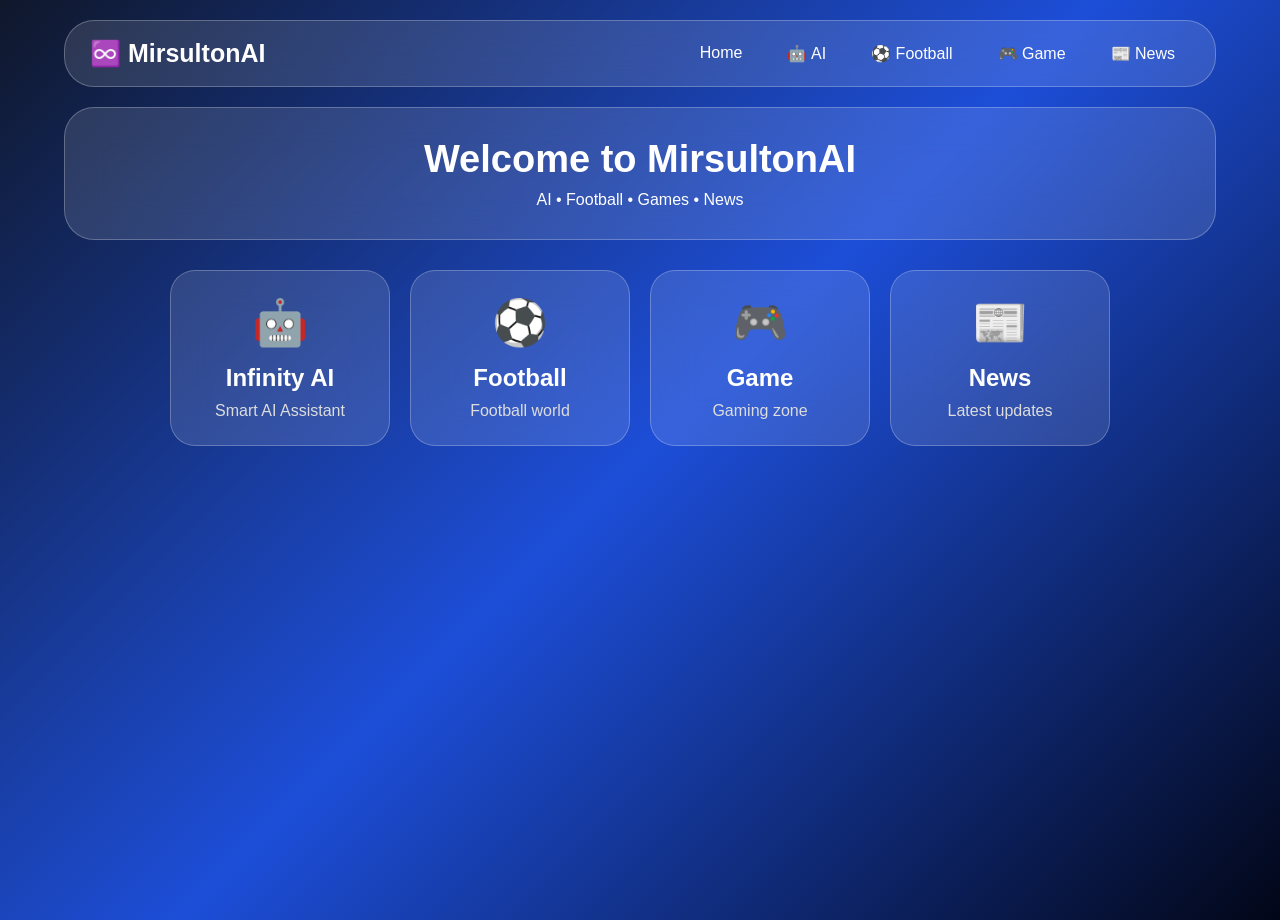
<file: index.html>
<!DOCTYPE html>
<html lang="uz">

<head>

<meta charset="UTF-8">
<meta name="viewport" content="width=device-width, initial-scale=1.0">

<title>MirsultonAI</title>

<link rel="stylesheet" href="style.css">

</head>


<body>


<header class="glass-header">

<div class="logo">
♾️ MirsultonAI
</div>


<nav>
<a href="index.html">Home</a>
<a href="ai.html">🤖 AI</a>
<a href="football.html">⚽ Football</a>
<a href="game.html">🎮 Game</a>
<a href="news.html">📰 News</a>
</nav>

</header>




<section class="hero">



<div class="glass-box">

<h1>
Welcome to MirsultonAI
</h1>

<p>
AI • Football • Games • News
</p>

</div>





<div class="cards">



<div class="card">

<div class="icon">
🤖
</div>

<h2>
Infinity AI
</h2>

<p>
Smart AI Assistant
</p>

</div>




<div class="card">

<div class="icon">
⚽
</div>

<h2>
Football
</h2>

<p>
Football world
</p>

</div>





<div class="card">

<div class="icon">
🎮
</div>

<h2>
Game
</h2>

<p>
Gaming zone
</p>

</div>





<div class="card">

<div class="icon">
📰
</div>

<h2>
News
</h2>

<p>
Latest updates
</p>

</div>



</div>




</section>



<script src="script.js"></script>


</body>

</html>
</file>
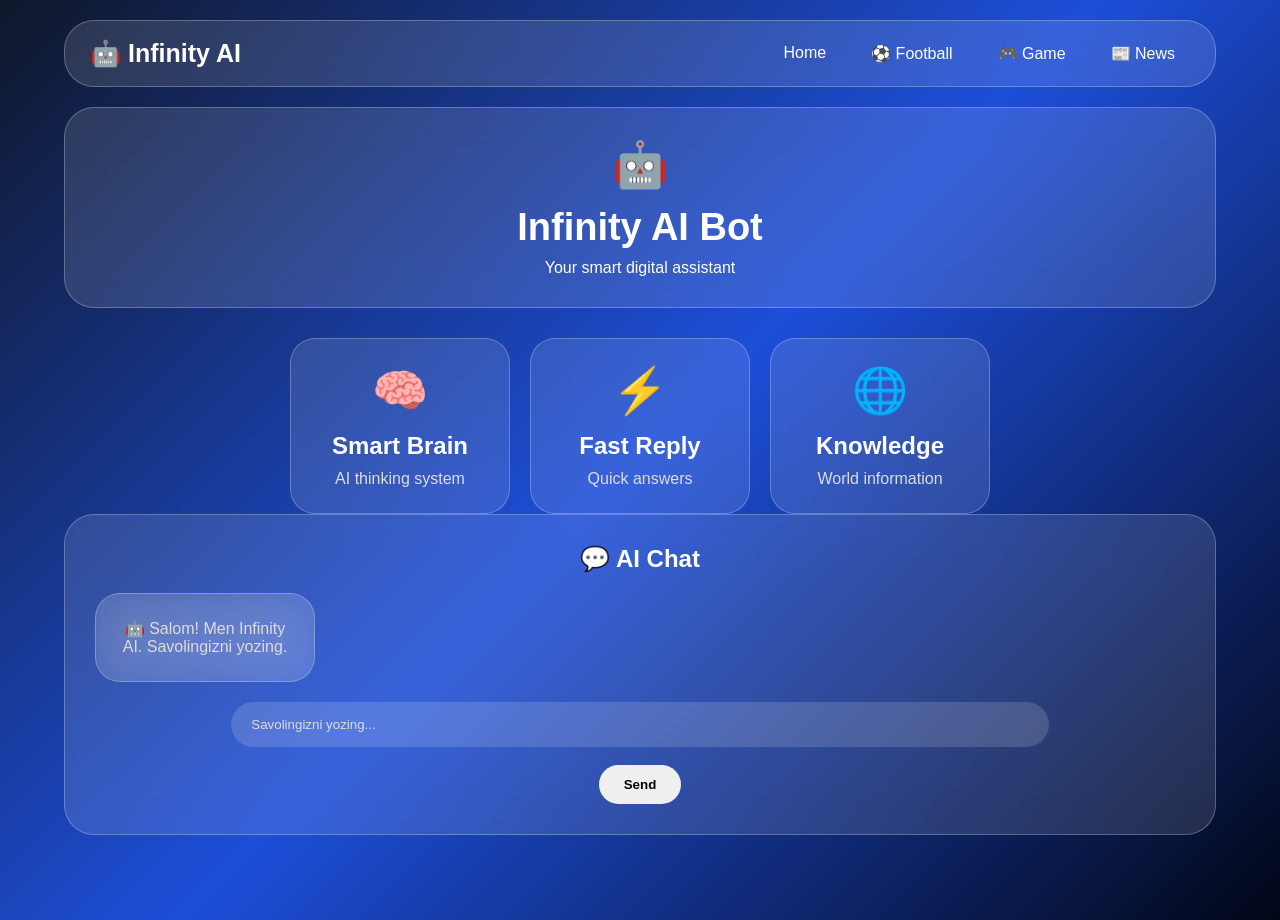
<file: ai.html>
<!DOCTYPE html>
<html lang="uz">

<head>

<meta charset="UTF-8">
<meta name="viewport" content="width=device-width, initial-scale=1.0">

<title>Infinity AI</title>

<link rel="stylesheet" href="style.css">
<link rel="stylesheet" href="ai.css">

</head>


<body>


<header class="glass-header">

<div class="logo">
🤖 Infinity AI
</div>


<nav>

<a href="index.html">Home</a>
<a href="football.html">⚽ Football</a>
<a href="game.html">🎮 Game</a>
<a href="news.html">📰 News</a>

</nav>

</header>



<section class="hero">



<div class="glass-box">

<div class="icon">
🤖
</div>

<h1>
Infinity AI Bot
</h1>

<p>
Your smart digital assistant
</p>

</div>




<div class="cards">


<div class="card">

<div class="icon">
🧠
</div>

<h2>
Smart Brain
</h2>

<p>
AI thinking system
</p>

</div>



<div class="card">

<div class="icon">
⚡
</div>

<h2>
Fast Reply
</h2>

<p>
Quick answers
</p>

</div>



<div class="card">

<div class="icon">
🌐
</div>

<h2>
Knowledge
</h2>

<p>
World information
</p>

</div>


</div>





<div class="glass-box">


<h2>
💬 AI Chat
</h2>



<div id="chat">

<div class="card">

<p>
🤖 Salom! Men Infinity AI.
Savolingizni yozing.
</p>

</div>

</div>




<input 
id="userInput"
type="text"
placeholder="Savolingizni yozing..."
>


<br><br>


<button onclick="sendMessage()">
Send
</button>



</div>



</section>



<script src="ai.js"></script>


</body>

</html>
</file>
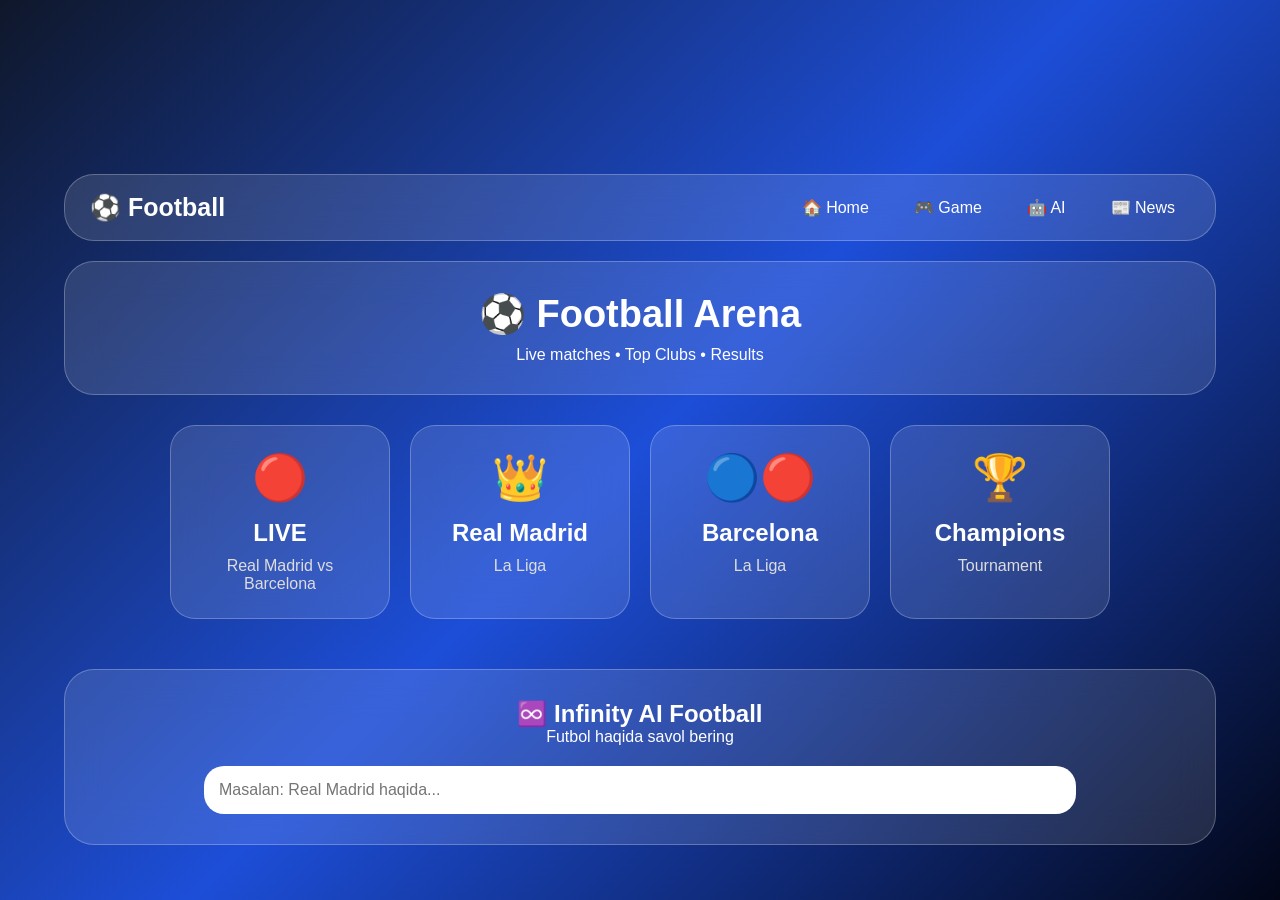
<file: football.html>
<!DOCTYPE html>
<html lang="uz">

<head>

<meta charset="UTF-8">
<meta name="viewport" content="width=device-width, initial-scale=1.0">

<title>Mirsulton AI - Football</title>

<link rel="stylesheet" href="style.css">

</head>


<body>


<canvas id="snow"></canvas>


<header class="glass-header">

<div class="logo">
⚽ Football
</div>


<nav>

<a href="index.html">🏠 Home</a>
<a href="game.html">🎮 Game</a>
<a href="ai.html">🤖 AI</a>
<a href="news.html">📰 News</a>

</nav>

</header>



<section class="hero">


<div class="glass-box">

<h1>
⚽ Football Arena
</h1>


<p>
Live matches • Top Clubs • Results
</p>


</div>




<div class="cards">


<div class="card">

<div class="icon">
🔴
</div>

<h2>
LIVE
</h2>

<p>
Real Madrid vs Barcelona
</p>

</div>



<div class="card">

<div class="icon">
👑
</div>

<h2>
Real Madrid
</h2>

<p>
La Liga
</p>

</div>



<div class="card">

<div class="icon">
🔵🔴
</div>

<h2>
Barcelona
</h2>

<p>
La Liga
</p>

</div>



<div class="card">

<div class="icon">
🏆
</div>

<h2>
Champions
</h2>

<p>
Tournament
</p>

</div>


</div>




<div class="glass-box" style="margin-top:50px;">


<h2>
♾️ Infinity AI Football
</h2>


<p>
Futbol haqida savol bering
</p>


<input 
type="text"
placeholder="Masalan: Real Madrid haqida..."
style="
margin-top:20px;
padding:15px;
width:80%;
border-radius:20px;
border:none;
font-size:16px;
">


</div>



</section>



<script src="script.js"></script>


</body>

</html>
</file>
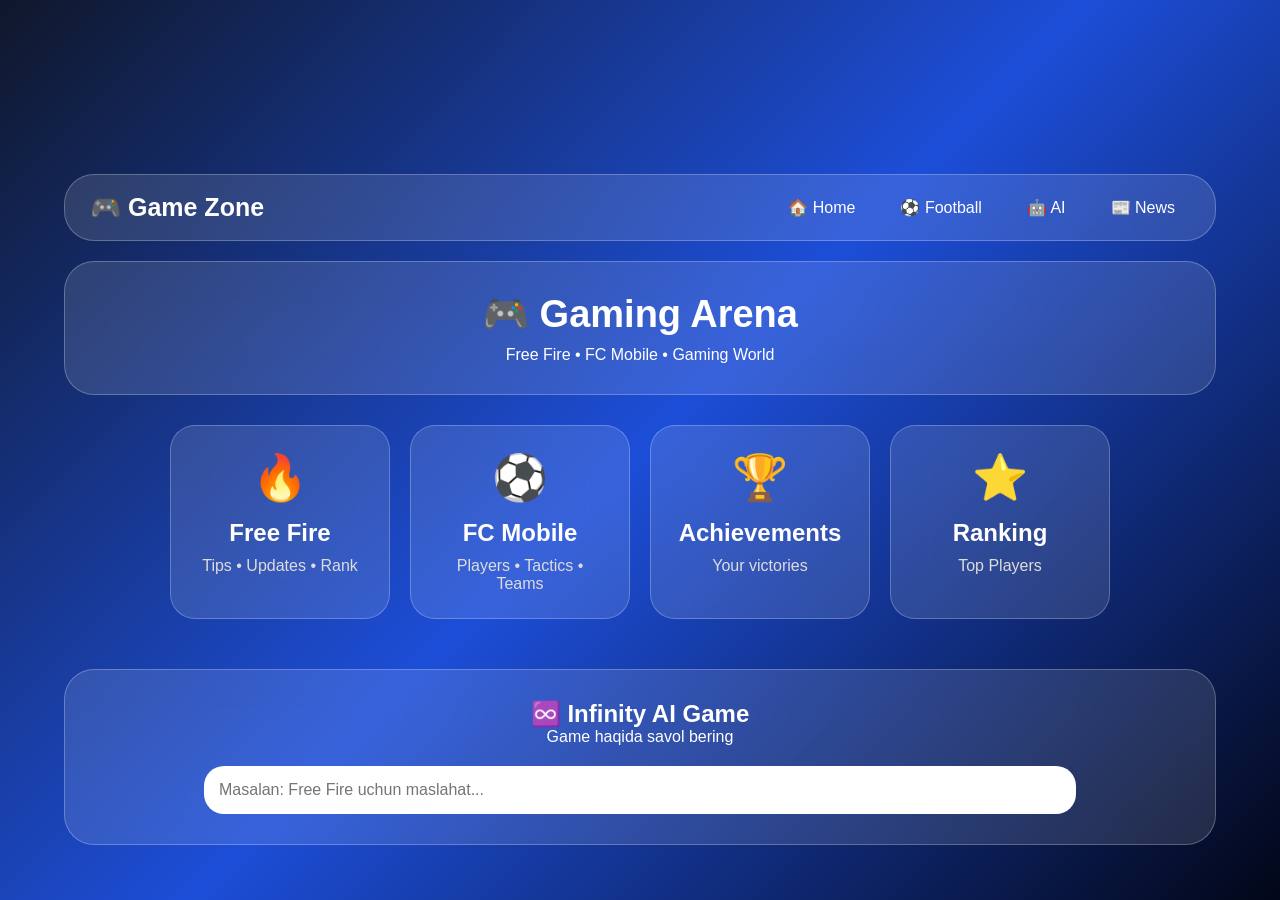
<file: game.html>
<!DOCTYPE html>
<html lang="uz">

<head>

<meta charset="UTF-8">
<meta name="viewport" content="width=device-width, initial-scale=1.0">

<title>Mirsulton AI - Game</title>

<link rel="stylesheet" href="style.css">

</head>


<body>


<canvas id="snow"></canvas>



<header class="glass-header">


<div class="logo">
🎮 Game Zone
</div>



<nav>

<a href="index.html">🏠 Home</a>
<a href="football.html">⚽ Football</a>
<a href="ai.html">🤖 AI</a>
<a href="news.html">📰 News</a>

</nav>


</header>




<section class="hero">



<div class="glass-box">


<h1>
🎮 Gaming Arena
</h1>


<p>
Free Fire • FC Mobile • Gaming World
</p>


</div>





<div class="cards">



<div class="card">


<div class="icon">
🔥
</div>


<h2>
Free Fire
</h2>


<p>
Tips • Updates • Rank
</p>


</div>





<div class="card">


<div class="icon">
⚽
</div>


<h2>
FC Mobile
</h2>


<p>
Players • Tactics • Teams
</p>


</div>





<div class="card">


<div class="icon">
🏆
</div>


<h2>
Achievements
</h2>


<p>
Your victories
</p>


</div>





<div class="card">


<div class="icon">
⭐
</div>


<h2>
Ranking
</h2>


<p>
Top Players
</p>


</div>




</div>






<div class="glass-box" style="margin-top:50px;">


<h2>
♾️ Infinity AI Game
</h2>


<p>
Game haqida savol bering
</p>



<input

type="text"

placeholder="Masalan: Free Fire uchun maslahat..."

style="
margin-top:20px;
padding:15px;
width:80%;
border-radius:20px;
border:none;
font-size:16px;
">


</div>



</section>



<script src="script.js"></script>


</body>

</html>
</file>
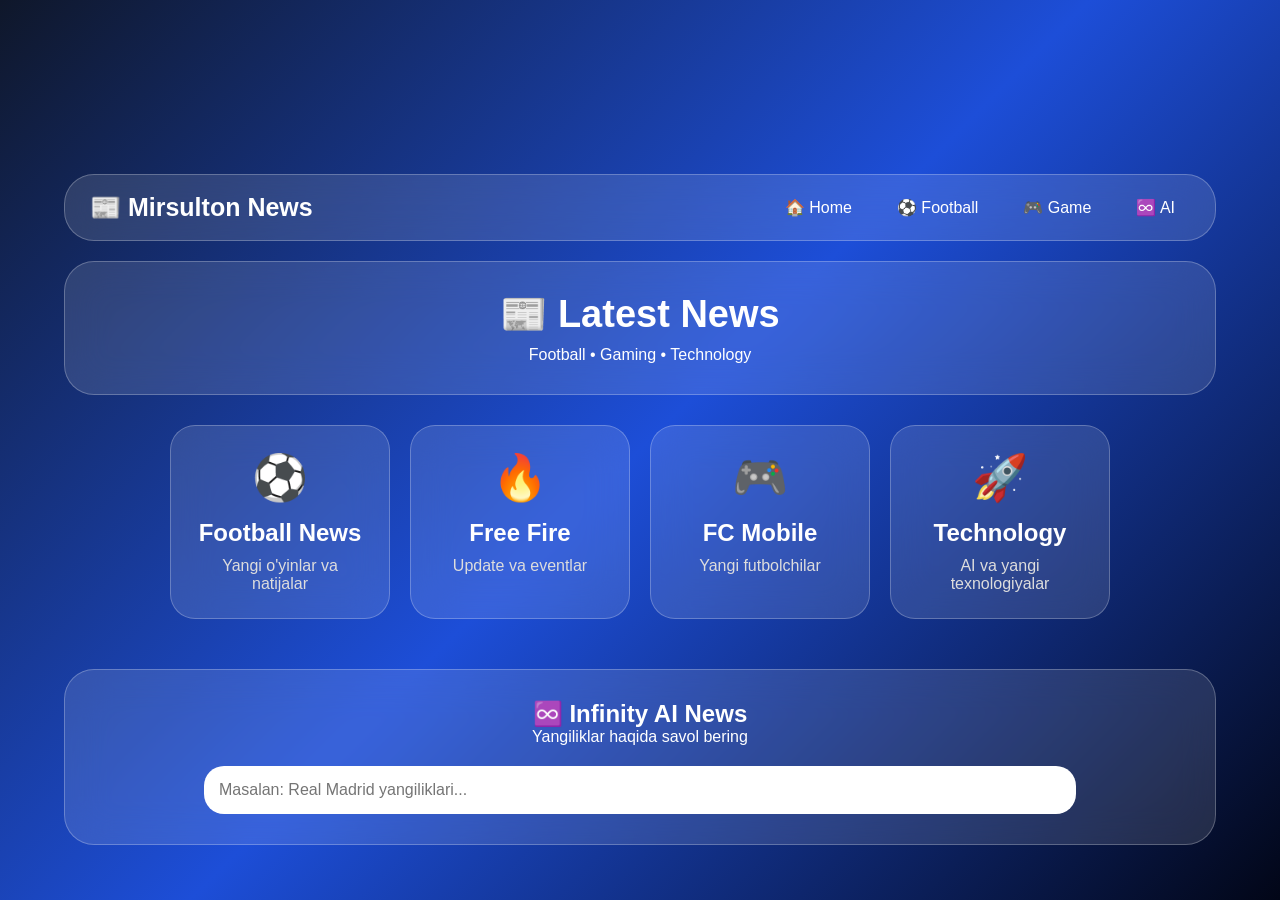
<file: news.html>
<!DOCTYPE html>
<html lang="uz">

<head>

<meta charset="UTF-8">
<meta name="viewport" content="width=device-width, initial-scale=1.0">

<title>Mirsulton AI - News</title>

<link rel="stylesheet" href="style.css">

</head>


<body>


<canvas id="snow"></canvas>



<header class="glass-header">


<div class="logo">
📰 Mirsulton News
</div>



<nav>

<a href="index.html">🏠 Home</a>
<a href="football.html">⚽ Football</a>
<a href="game.html">🎮 Game</a>
<a href="ai.html">♾️ AI</a>

</nav>


</header>






<section class="hero">



<div class="glass-box">


<h1>
📰 Latest News
</h1>


<p>
Football • Gaming • Technology
</p>


</div>







<div class="cards">



<div class="card">


<div class="icon">
⚽
</div>


<h2>
Football News
</h2>


<p>
Yangi o'yinlar va natijalar
</p>


</div>






<div class="card">


<div class="icon">
🔥
</div>


<h2>
Free Fire
</h2>


<p>
Update va eventlar
</p>


</div>






<div class="card">


<div class="icon">
🎮
</div>


<h2>
FC Mobile
</h2>


<p>
Yangi futbolchilar
</p>


</div>






<div class="card">


<div class="icon">
🚀
</div>


<h2>
Technology
</h2>


<p>
AI va yangi texnologiyalar
</p>


</div>



</div>






<div class="glass-box" style="margin-top:50px;">


<h2>
♾️ Infinity AI News
</h2>


<p>
Yangiliklar haqida savol bering
</p>



<input 

type="text"

placeholder="Masalan: Real Madrid yangiliklari..."

style="
margin-top:20px;
padding:15px;
width:80%;
border-radius:20px;
border:none;
font-size:16px;
">


</div>




</section>



<script src="script.js"></script>


</body>

</html>
</file>
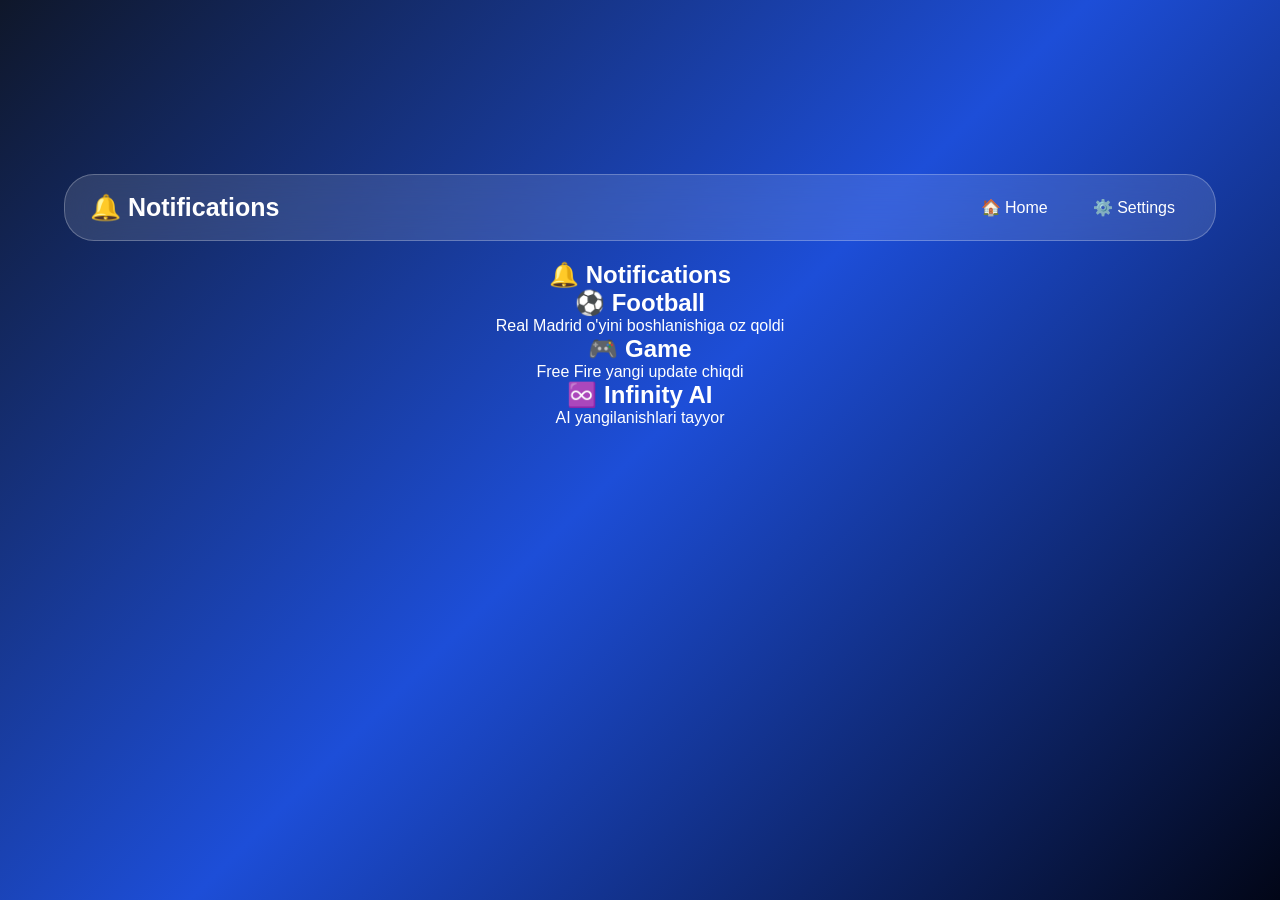
<file: notification.html>
<!DOCTYPE html>
<html lang="uz">

<head>

<meta charset="UTF-8">
<meta name="viewport" content="width=device-width, initial-scale=1.0">

<title>Mirsulton AI - Notification</title>

<link rel="stylesheet" href="style.css">

</head>

<body>

<canvas id="snow"></canvas>


<header class="glass-header">

<div class="logo">
🔔 Notifications
</div>


<nav>
<a href="index.html">🏠 Home</a>
<a href="settings.html">⚙️ Settings</a>
</nav>

</header>



<section class="hero">


<div class="profile-box">


<h1>
🔔 Notifications
</h1>


<div class="stat">

<h2>⚽ Football</h2>
<p>Real Madrid o'yini boshlanishiga oz qoldi</p>

</div>


<div class="stat">

<h2>🎮 Game</h2>
<p>Free Fire yangi update chiqdi</p>

</div>


<div class="stat">

<h2>♾️ Infinity AI</h2>
<p>AI yangilanishlari tayyor</p>

</div>


</div>


</section>



<script src="script.js"></script>

</body>

</html>
</file>
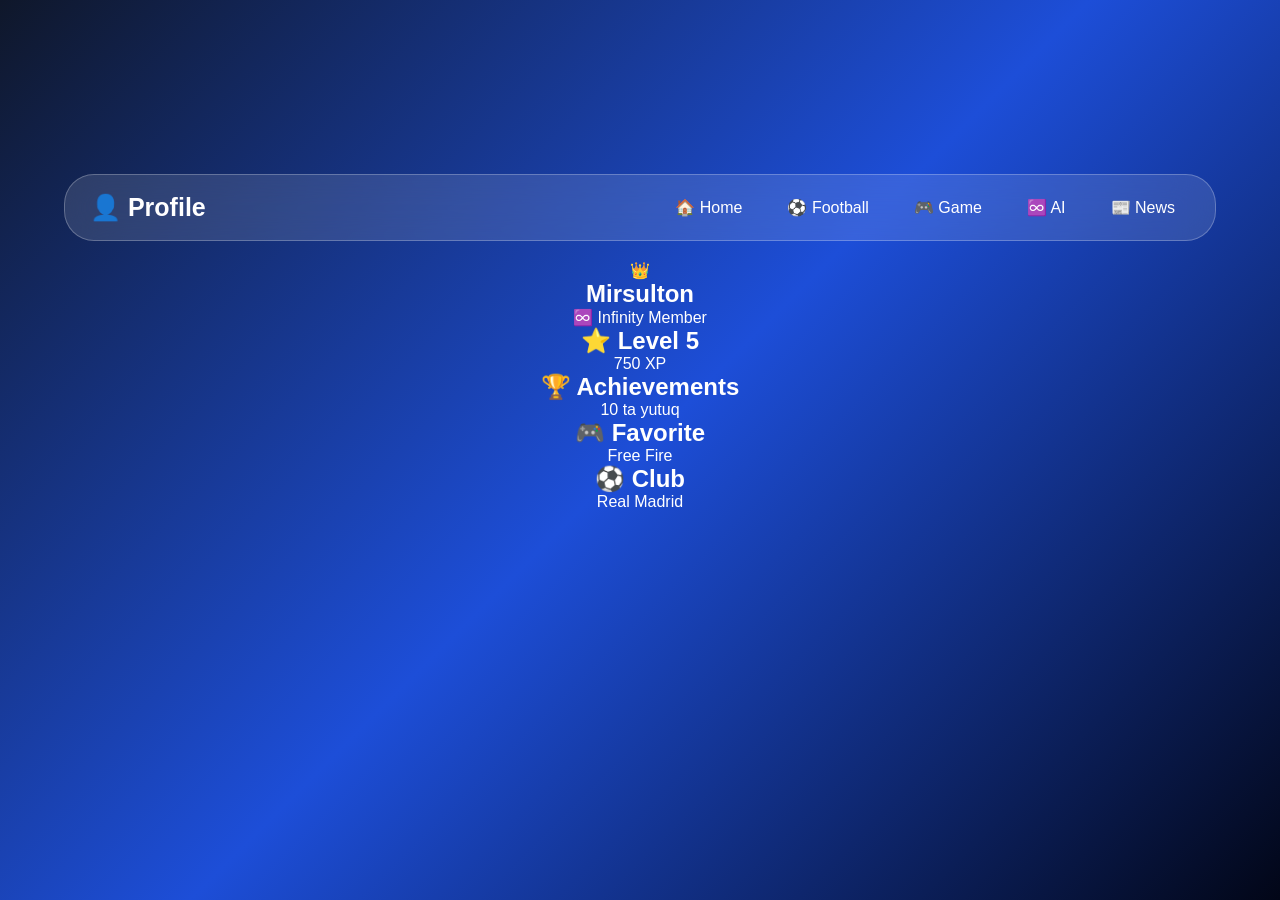
<file: profile.html>
<!DOCTYPE html>
<html lang="uz">

<head>

<meta charset="UTF-8">
<meta name="viewport" content="width=device-width, initial-scale=1.0">

<title>Mirsulton AI - Profile</title>

<link rel="stylesheet" href="style.css">

</head>


<body>


<canvas id="snow"></canvas>




<header class="glass-header">


<div class="logo">
👤 Profile
</div>


<nav>

<a href="index.html">🏠 Home</a>
<a href="football.html">⚽ Football</a>
<a href="game.html">🎮 Game</a>
<a href="ai.html">♾️ AI</a>
<a href="news.html">📰 News</a>

</nav>


</header>







<section class="hero">



<div class="profile-box">



<div class="avatar">
👑
</div>



<h1>
Mirsulton
</h1>


<p>
♾️ Infinity Member
</p>



<div class="stats">


<div class="stat">

<h2>
⭐ Level 5
</h2>

<p>
750 XP
</p>

</div>




<div class="stat">

<h2>
🏆 Achievements
</h2>

<p>
10 ta yutuq
</p>

</div>





<div class="stat">

<h2>
🎮 Favorite
</h2>

<p>
Free Fire
</p>

</div>





<div class="stat">

<h2>
⚽ Club
</h2>

<p>
Real Madrid
</p>

</div>


</div>



</div>



</section>





<script src="script.js"></script>


</body>

</html>
</file>
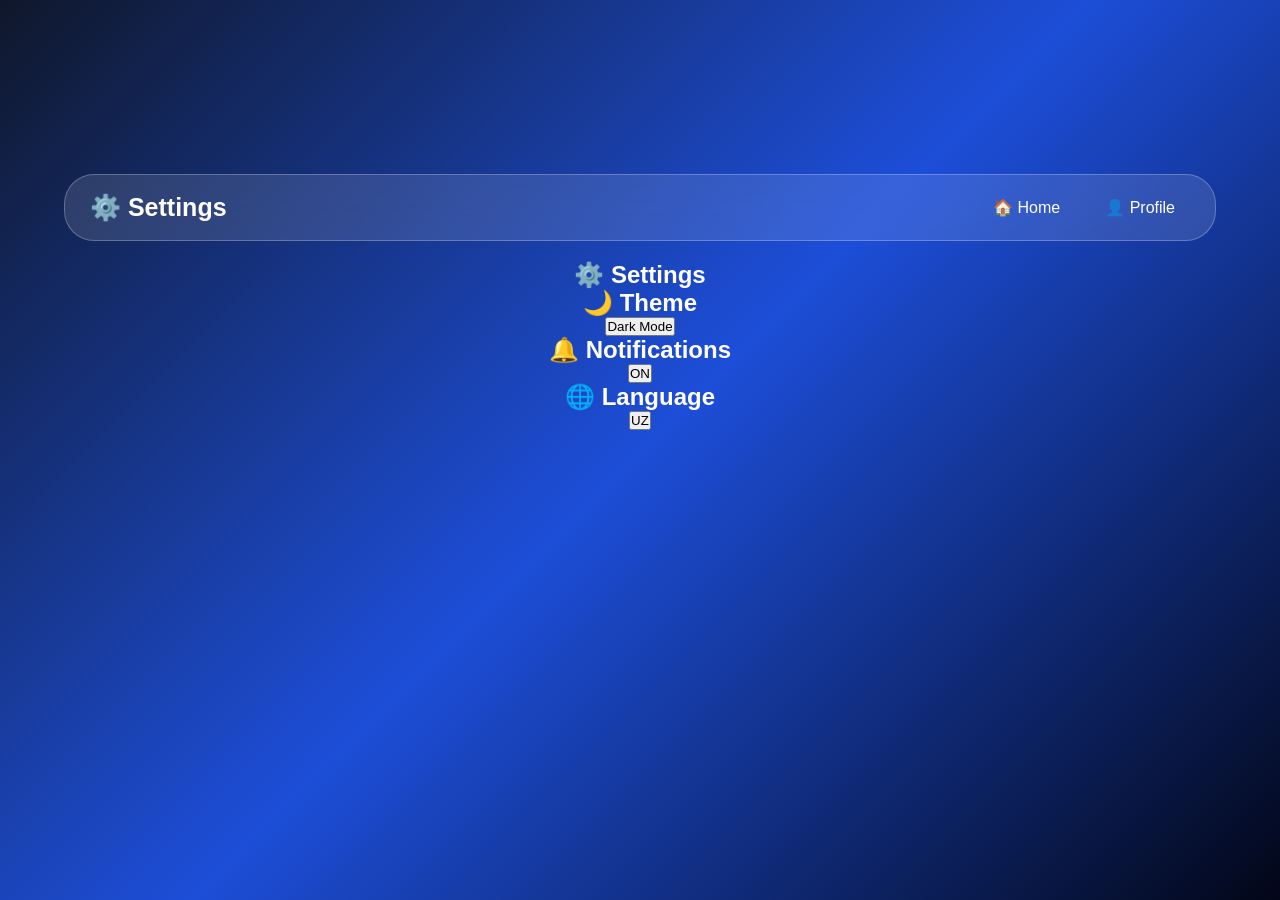
<file: settings.html>
<!DOCTYPE html>
<html lang="uz">

<head>

<meta charset="UTF-8">
<meta name="viewport" content="width=device-width, initial-scale=1.0">

<title>Mirsulton AI - Settings</title>

<link rel="stylesheet" href="style.css">

</head>


<body>

<canvas id="snow"></canvas>



<header class="glass-header">

<div class="logo">
⚙️ Settings
</div>


<nav>

<a href="index.html">🏠 Home</a>
<a href="profile.html">👤 Profile</a>

</nav>


</header>




<section class="hero">


<div class="profile-box">


<h1>
⚙️ Settings
</h1>



<div class="stat">

<h2>🌙 Theme</h2>

<button onclick="darkMode()">
Dark Mode
</button>

</div>



<div class="stat">

<h2>🔔 Notifications</h2>

<button>
ON
</button>

</div>



<div class="stat">

<h2>🌐 Language</h2>

<button>
UZ
</button>

</div>



</div>


</section>




<script src="script.js"></script>


<script>

function darkMode(){

document.body.classList.toggle("dark");

}

</script>


</body>

</html>
</file>
<file: style.css>
*{
    margin:0;
    padding:0;
    box-sizing:border-box;
    font-family:Arial, sans-serif;
}


body{

    min-height:100vh;

    background:
    linear-gradient(135deg,#0f172a,#1d4ed8,#020617);

    color:white;

}



/* HEADER */

.glass-header{

    width:90%;

    margin:20px auto;

    padding:15px 25px;


    display:flex;

    justify-content:space-between;

    align-items:center;


    background:rgba(255,255,255,0.12);

    border:1px solid rgba(255,255,255,0.25);

    border-radius:30px;


    backdrop-filter:blur(20px);

}



.logo{

    font-size:25px;

    font-weight:bold;

}



nav{

    display:flex;

    gap:15px;

}


nav a{

    color:white;

    text-decoration:none;

    padding:8px 15px;

    border-radius:20px;

    transition:.3s;

}


nav a:hover{

    background:rgba(255,255,255,0.2);

}




/* MAIN */

.hero{

    width:90%;

    margin:20px auto;

    text-align:center;

}



.glass-box{

    padding:30px;

    margin-bottom:30px;


    background:rgba(255,255,255,0.12);

    border:1px solid rgba(255,255,255,0.25);

    border-radius:30px;


    backdrop-filter:blur(20px);

}



.glass-box h1{

    font-size:38px;

    margin-bottom:10px;

}




/* CARDS */

.cards{

    display:flex;

    justify-content:center;

    flex-wrap:wrap;

    gap:20px;

}



.card{

    width:220px;

    padding:25px;


    background:rgba(255,255,255,0.12);

    border:1px solid rgba(255,255,255,0.25);

    border-radius:25px;


    backdrop-filter:blur(20px);


    transition:.3s;

}



.card:hover{

    transform:translateY(-10px);

    background:rgba(255,255,255,0.22);

}



.icon{

    font-size:45px;

    margin-bottom:15px;

}



.card h2{

    margin-bottom:10px;

}



.card p{

    color:#ddd;

}




@media(max-width:700px){


.glass-header{

    flex-direction:column;

    gap:15px;

}


nav{

    flex-wrap:wrap;

    justify-content:center;

}


}
</file>
<file: ai.css>
/* AI PAGE STYLE */

.ai-box{
    width:90%;
    margin:30px auto;
}


.ai-card{

    background:rgba(255,255,255,0.12);

    border:1px solid rgba(255,255,255,0.25);

    border-radius:25px;

    padding:25px;

    backdrop-filter:blur(20px);

    text-align:center;

}



.ai-card .icon{

    font-size:50px;

    margin-bottom:15px;

}



#chat{

    display:flex;

    flex-direction:column;

    gap:15px;

    margin:20px 0;

}



#userInput{

    width:75%;

    padding:15px 20px;

    border-radius:30px;

    border:none;

    outline:none;

    background:rgba(255,255,255,0.15);

    color:white;

}



#userInput::placeholder{

    color:#ddd;

}



button{

    padding:12px 25px;

    border:none;

    border-radius:30px;

    cursor:pointer;

    font-weight:bold;

}
</file>
